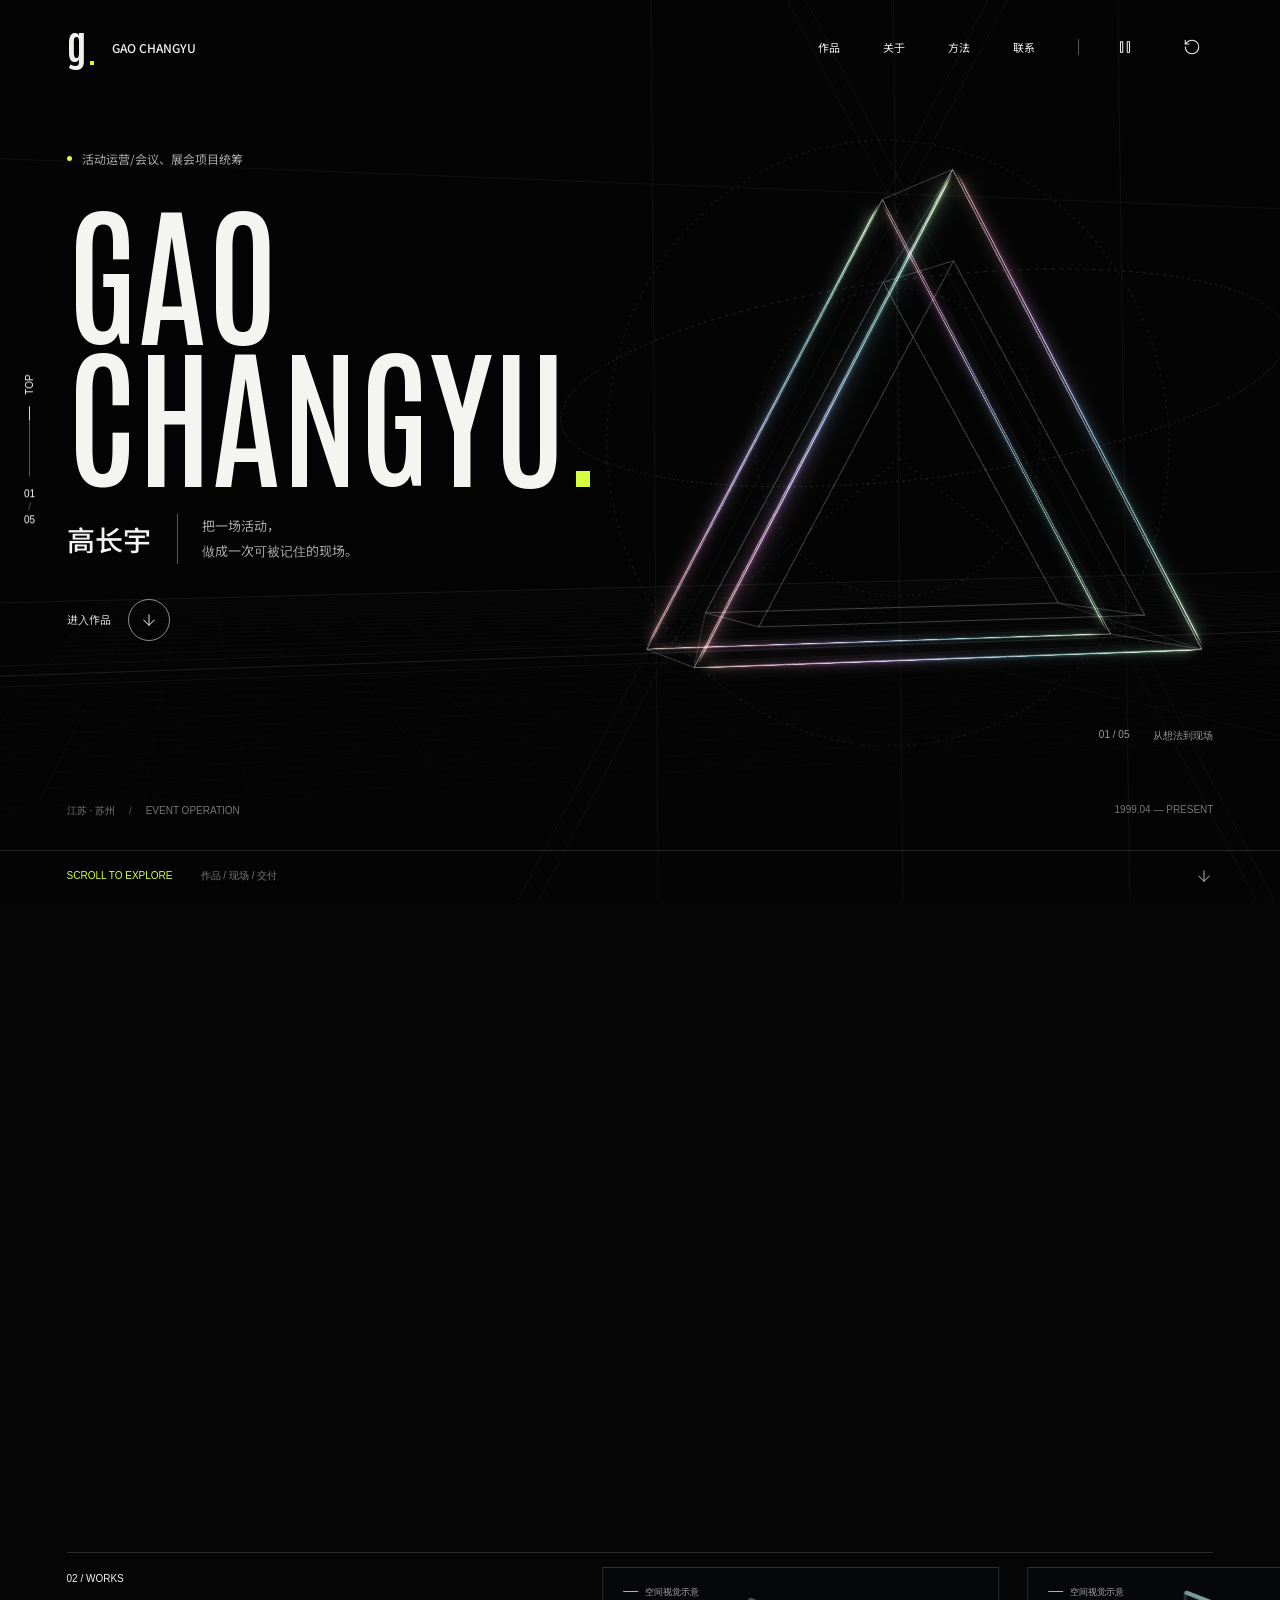
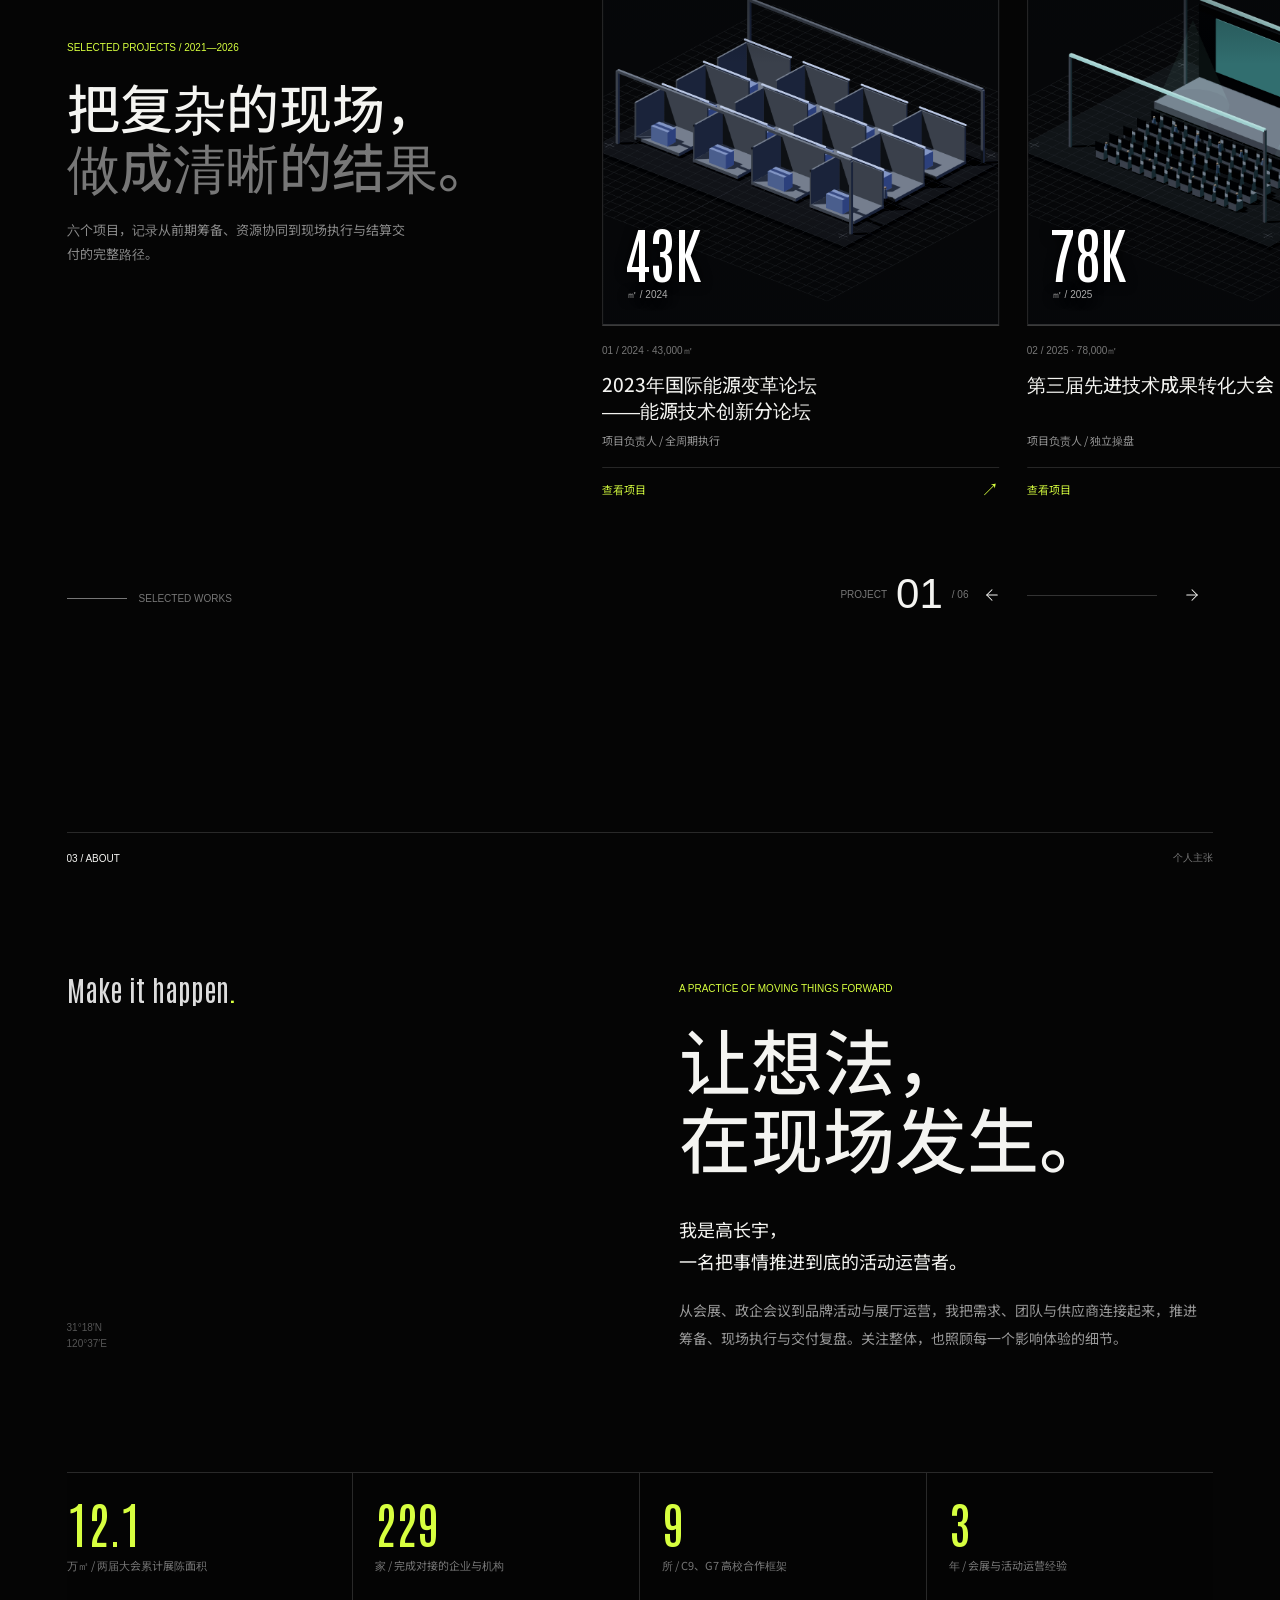
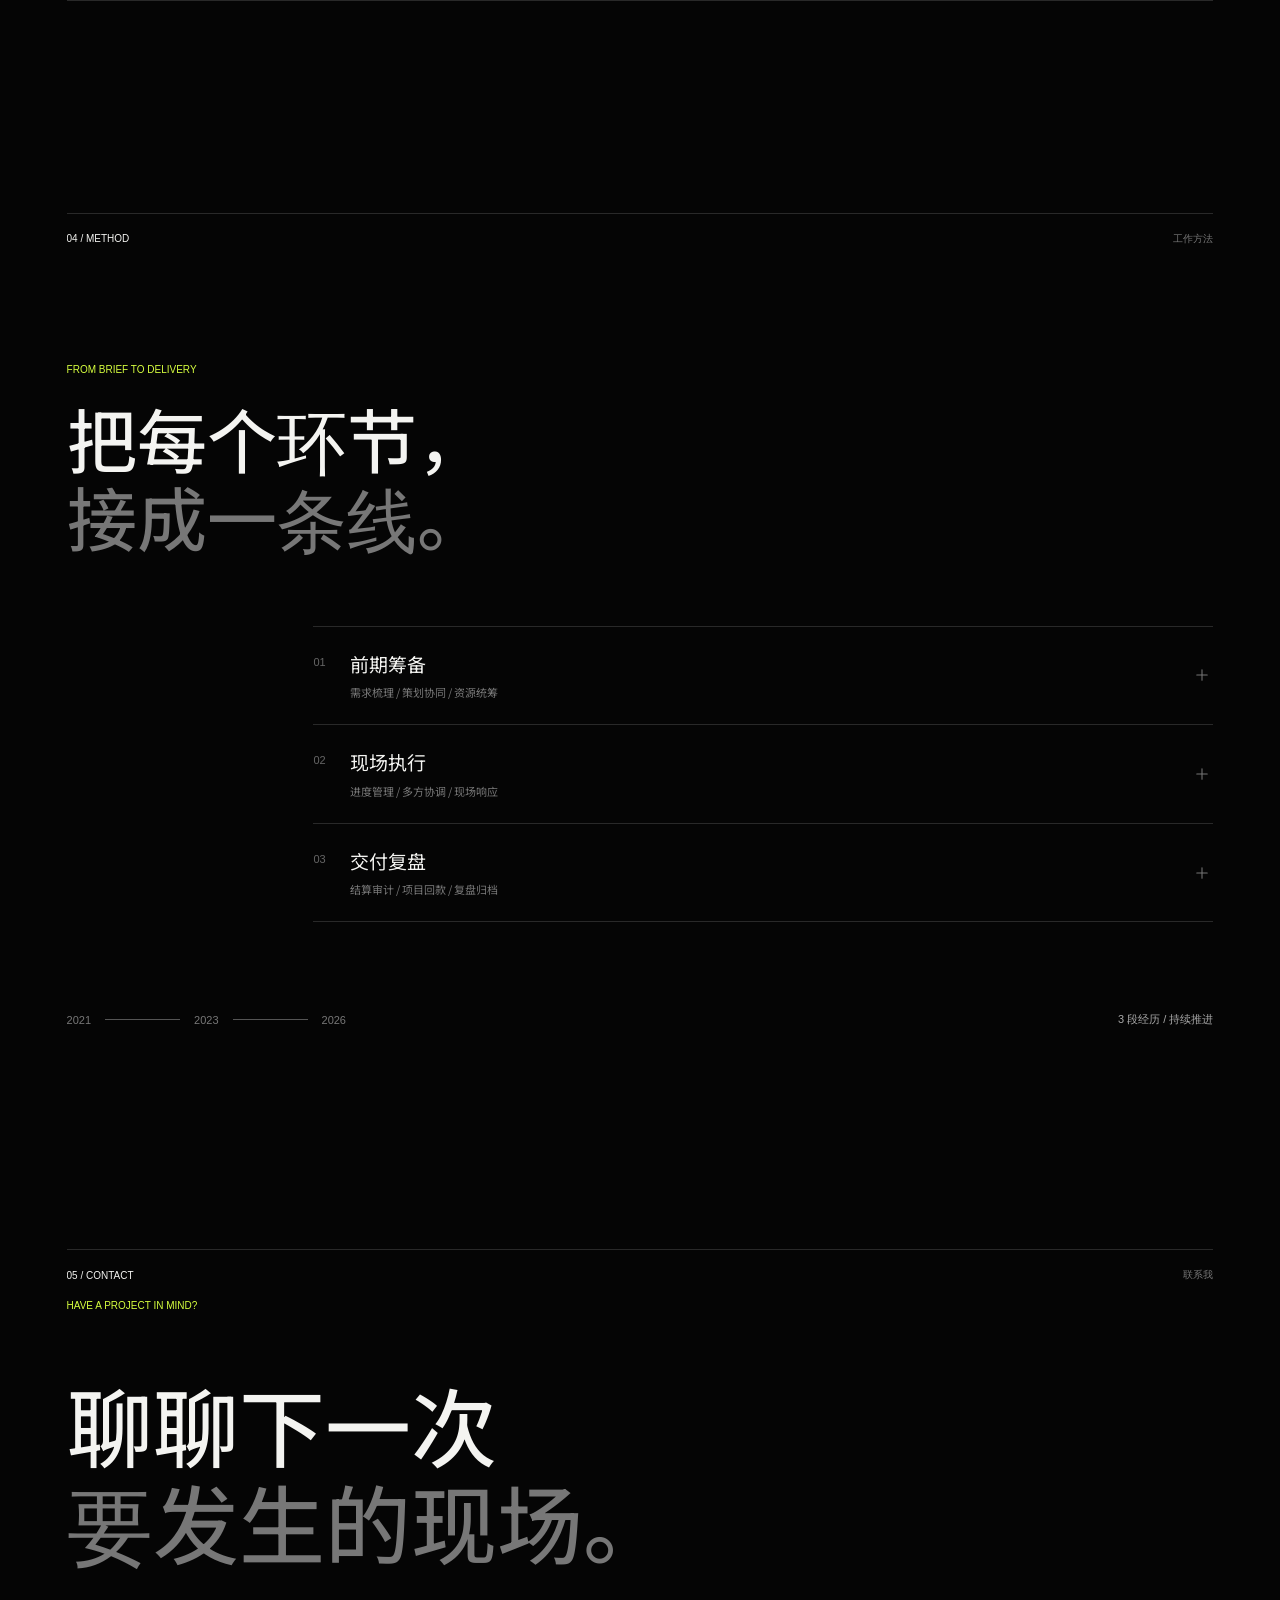
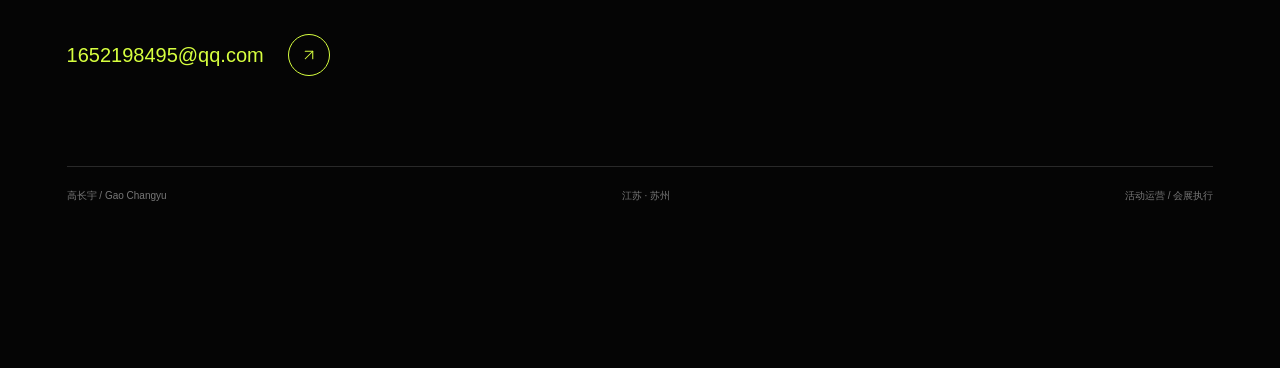
<file: index.html>
<!doctype html>
<html lang="zh-CN">
  <head>
    <meta charset="utf-8" />
    <meta name="viewport" content="width=device-width, initial-scale=1" />
    <meta name="theme-color" content="#050505" />
    <meta name="description" content="高长宇的个人履历与项目作品。活动运营、会展执行与现场管理。" />
    <title>高长宇 Gao Changyu | Event Operation</title>
    <link rel="icon" href="./assets/favicon.svg" type="image/svg+xml" />
    <link rel="preload" href="./assets/fonts/Antonio-Variable.woff2" as="font" type="font/woff2" crossorigin />
    <link rel="preload" href="./assets/fonts/NotoSansSC-Subset.woff2" as="font" type="font/woff2" crossorigin />
    <link rel="stylesheet" href="./style.css" />
    <script>document.documentElement.classList.add('js');</script>
    <script type="importmap">{ "imports": { "three": "./assets/vendor/three.module.js" } }</script>
    <script src="./app.js" defer></script>
    <script type="module" src="./scene.js"></script>
    <noscript><style>.opening{display:none!important}.js .entrance,.js [data-reveal]{opacity:1!important;transform:none!important}.hero,.works-section{height:auto!important;min-height:0!important}.hero-stage,.works-sticky{position:relative!important;height:auto!important}.works-intro{position:relative!important;left:auto!important;top:auto!important;width:100%!important;margin:50px 0}.works-viewport{position:relative!important;inset:auto!important;transform:none!important;overflow:visible!important;margin-top:40px}.works-track{position:relative!important;left:auto!important;top:auto!important;transform:none!important;display:block!important}.works-track-group{display:flex!important;flex-direction:column!important;gap:40px!important;padding:0!important}.work-item{width:100%!important}.works-hint,.works-controls,.section-rail{display:none!important}</style></noscript>
  </head>
  <body>
    <a class="skip-link" href="#about">跳到个人介绍</a>

    <div class="scene" aria-hidden="true">
      <div class="scene-fallback"><svg viewBox="0 0 480 510" focusable="false"><defs><linearGradient id="fallback-spectrum" x1="0" y1="1" x2="1" y2="0"><stop offset="0" stop-color="#f0d197"/><stop offset=".48" stop-color="#8de9ed"/><stop offset="1" stop-color="#b7a7ff"/></linearGradient></defs><g class="fallback-depth"><path d="M240 48 430 416H50ZM240 157 180 364H300Z"/><path d="M240 48v109M50 416l130-52M430 416l-130-52"/></g><circle class="fallback-orbit" cx="240" cy="250" r="174"/><circle class="fallback-orbit fallback-orbit-inner" cx="240" cy="250" r="116"/><path class="fallback-halo" d="M240 35 450 443H30ZM240 185 148 374H332Z"/><path class="fallback-front" d="M240 35 450 443H30ZM240 185 148 374H332Z"/><circle class="fallback-node" cx="240" cy="35" r="5"/><circle class="fallback-node" cx="450" cy="443" r="5"/><circle class="fallback-node" cx="30" cy="443" r="5"/></svg></div>
      <canvas id="sculpture"></canvas>
    </div>

    <div class="opening" id="opening" role="dialog" aria-modal="true" aria-label="高长宇的姓名开场">
      <div class="opening-top"><span>高长宇 / PERSONAL INDEX</span><button id="skip-opening" class="text-button">跳过<span data-icon="arrow-up-right" aria-hidden="true"></span></button></div>
      <div class="opening-center">
        <p class="opening-caption">EVENT OPERATION / ONSITE MANAGEMENT</p>
        <div class="opening-name" aria-label="高长宇"><span aria-hidden="true">高</span><span aria-hidden="true">长</span><span aria-hidden="true">宇</span></div>
        <p class="opening-english" aria-hidden="true">GAO CHANGYU</p>
      </div>
      <div class="opening-bottom"><span>苏州 / 2026</span><div class="opening-track" aria-hidden="true"><span></span></div><span>SCROLL TO EXPLORE</span></div>
    </div>

    <header class="site-header" id="site-header">
      <a class="wordmark" href="#home" aria-label="高长宇，返回首页"><span class="wordmark-symbol" aria-hidden="true">g<span>.</span></span><span>GAO CHANGYU</span></a>
      <nav class="site-nav" aria-label="主导航">
        <a href="#works">作品<span class="nav-index">01</span></a>
        <a class="nav-about" href="#about">关于<span class="nav-index">02</span></a>
        <a href="#method">方法<span class="nav-index">03</span></a>
        <a class="nav-contact" href="#contact">联系<span class="nav-index">04</span></a>
        <span class="nav-separator" aria-hidden="true"></span>
        <button class="icon-button" id="toggle-motion" aria-label="暂停场景动画" aria-pressed="false" data-tooltip="暂停动画"><span data-icon="pause" aria-hidden="true"></span></button>
        <button class="icon-button" id="replay-opening" aria-label="重播开场" data-tooltip="重播开场"><span data-icon="rotate-ccw" aria-hidden="true"></span></button>
      </nav>
    </header>

    <aside class="section-rail" aria-label="章节进度">
      <span class="rail-label" data-section-label>TOP</span>
      <span class="rail-line"><span></span></span>
      <span class="rail-count"><b>01</b><i>/</i><b>05</b></span>
    </aside>

    <main id="main-content">
      <section class="hero" id="home" aria-labelledby="hero-title" data-section="TOP">
        <div class="hero-stage">
          <div class="hero-grid-mark" aria-hidden="true"><span></span><span></span><span></span><span></span></div>
          <div class="hero-copy">
            <p class="hero-topline entrance entrance-1"><span class="accent-dot" aria-hidden="true"></span>活动运营/会议、展会项目统筹</p>
            <h1 class="hero-name" id="hero-title" aria-label="高长宇 Gao Changyu"><span class="title-mask"><span class="entrance entrance-2">GAO</span></span><span class="title-mask"><span class="entrance entrance-3">CHANGYU<span class="name-period">.</span></span></span></h1>
            <div class="hero-identity entrance entrance-4"><span class="chinese-name">高长宇</span><p>把一场活动，<br />做成一次可被记住的现场。</p></div>
            <a class="hero-link entrance entrance-5" href="#works"><span>进入作品</span><span class="circle-arrow" data-icon="arrow-down" aria-hidden="true"></span></a>
          </div>
          <div class="hero-side-note entrance entrance-5"><span>01 / 05</span><span>从想法到现场</span></div>
          <div class="hero-meta entrance entrance-5"><span>江苏 · 苏州<span class="meta-divider" aria-hidden="true">/</span>EVENT OPERATION</span><span class="hero-edition">1999.04 — PRESENT</span></div>
          <a class="chapter-teaser" href="#works"><span>SCROLL TO EXPLORE</span><span>作品 / 现场 / 交付</span><span data-icon="arrow-down" aria-hidden="true"></span></a>
        </div>
      </section>

      <section class="works-section" id="works" aria-labelledby="works-title" data-section="WORKS">
        <div class="works-sticky">
          <div class="section-heading" data-reveal><span>02 / WORKS</span><span>项目作品</span></div>
          <div class="works-intro" data-reveal>
            <p class="section-kicker">SELECTED PROJECTS / 2021—2026</p>
            <h2 id="works-title">把复杂的现场，<br /><em>做成清晰的结果。</em></h2>
            <p class="section-note">六个项目，记录从前期筹备、资源协同到现场执行与结算交付的完整路径。</p>
          </div>
          <div class="works-status" data-reveal><span>PROJECT</span><b id="works-index">01</b><i>/ 06</i></div>
          <div class="works-viewport" id="works-viewport" role="region" aria-label="项目作品">
            <div class="works-track" id="works-track">
              <div class="works-track-group" data-track-group="original">
            <article class="work-item" data-work-index="01" data-reveal>
              <div class="work-visual visual-blue"><img src="./assets/projects/project-01.png" alt="展览展位空间视觉示意" width="1200" height="1000" loading="lazy" /><span class="visual-label">空间视觉示意</span><strong>43K</strong><small>㎡ / 2024</small></div>
              <div class="work-info"><p>01 / 2024 · 43,000㎡</p><h3>2023年国际能源变革论坛——能源技术创新分论坛</h3><span>项目负责人 / 全周期执行</span><details class="work-detail"><summary>查看项目</summary><p>统筹开幕式、成果对接、路演发布、展览展示与交流研讨，完成材料收集、合同签署、搭建、执行、回款、结算与审计。</p></details></div>
            </article>
            <article class="work-item" data-work-index="02" data-reveal>
              <div class="work-visual visual-cyan"><img src="./assets/projects/project-02.png" alt="大会舞台与会场视觉示意" width="1200" height="1000" loading="lazy" /><span class="visual-label">空间视觉示意</span><strong>78K</strong><small>㎡ / 2025</small></div>
              <div class="work-info"><p>02 / 2025 · 78,000㎡</p><h3>第三届先进技术成果转化大会</h3><span>项目负责人 / 独立操盘</span><details class="work-detail"><summary>查看项目</summary><p>围绕会、赛、需、研、演五大板块，完成军工集团、专精特新企业集群和高技术装备集群的对接、执行、回款与收尾。</p></details></div>
            </article>
            <article class="work-item" data-work-index="03" data-reveal>
              <div class="work-visual visual-violet"><img src="./assets/projects/project-03.png" alt="展厅空间视觉示意" width="1200" height="1000" loading="lazy" /><span class="visual-label">空间视觉示意</span><strong>0→1</strong><small>展厅 / 2023</small></div>
              <div class="work-info"><p>03 / 2023 · 0→1</p><h3>苏州市双创中心展厅筹建</h3><span>展厅负责人 / 空间运维</span><details class="work-detail"><summary>查看项目</summary><p>负责展厅从零到一的筹备落地、内容迭代、设备维护、日常接待讲解和客户参访体验优化。</p></details></div>
            </article>
            <article class="work-item" data-work-index="04" data-reveal>
              <div class="work-visual visual-lime"><img src="./assets/projects/project-04.png" alt="圆桌交流活动视觉示意" width="1200" height="1000" loading="lazy" /><span class="visual-label">空间视觉示意</span><strong>CSV</strong><small>交流 / 训练营</small></div>
              <div class="work-info"><p>04 / 2023 · 系列项目</p><h3>医疗大健康投融资交流会 & CSV 训练营</h3><span>策划执行 / 产业孵化</span><details class="work-detail"><summary>查看项目</summary><p>策划执行投融资交流会、CSV 高阶训练营、孵化器政策解读等活动，并联动大院大所与专家推进项目开发。</p></details></div>
            </article>
            <article class="work-item" data-work-index="05" data-reveal>
              <div class="work-visual visual-red"><img src="./assets/projects/project-05.png" alt="论坛会场视觉示意" width="1200" height="1000" loading="lazy" /><span class="visual-label">空间视觉示意</span><strong>CCF</strong><small>论坛 / 2023</small></div>
              <div class="work-info"><p>05 / 2023 · 论坛</p><h3>CCF YOCSEF 青年计算机论坛</h3><span>活动执行 / 专家与资源对接</span><details class="work-detail"><summary>查看项目</summary><p>完成论坛的嘉宾、议程、场地、供应商、物料与现场执行协调，保证多方协作下的活动体验。</p></details></div>
            </article>
            <article class="work-item" data-work-index="06" data-reveal>
              <div class="work-visual visual-orange"><img src="./assets/projects/project-06.png" alt="节庆活动装置视觉示意" width="1200" height="1000" loading="lazy" /><span class="visual-label">空间视觉示意</span><strong>SEASON</strong><small>2021—23</small></div>
              <div class="work-info"><p>06 / 2021—2023 · 节庆</p><h3>知行太极 · 剧场节庆活动季</h3><span>品牌活动运营 / 节点营销</span><details class="work-detail"><summary>查看项目</summary><p>围绕端午、万圣、春节等节点，结合展演与文创产品属性完成场馆活动、线上线下品牌宣传和资源库维护。</p></details></div>
            </article>
              </div>
            </div>
          </div>
          <div class="works-hint" aria-hidden="true"><span class="hint-line"></span><span>SELECTED WORKS</span></div>
          <div class="works-controls"><button class="icon-button" id="previous-work" aria-label="上一个项目" data-tooltip="上一个项目"><span data-icon="arrow-left" aria-hidden="true"></span></button><span class="work-progress"><span></span></span><button class="icon-button" id="next-work" aria-label="下一个项目" data-tooltip="下一个项目"><span data-icon="arrow-right" aria-hidden="true"></span></button></div>
        </div>
      </section>

      <section class="about" id="about" aria-labelledby="about-title" data-section="ABOUT">
        <div class="section-heading" data-reveal><span>03 / ABOUT</span><span>个人主张</span></div>
        <div class="about-grid">
          <div class="about-art-space" data-reveal aria-hidden="true"><p class="art-caption">Make it happen<span>.</span></p><span class="about-coordinate">31°18′N<br />120°37′E</span></div>
          <div class="about-content">
            <p class="section-kicker">A PRACTICE OF MOVING THINGS FORWARD</p>
            <h2 id="about-title" data-reveal>让想法，<br />在现场发生。</h2>
            <div class="about-introduction" data-reveal><p class="about-lede">我是高长宇，<br />一名把事情推进到底的活动运营者。</p><p class="about-text">从会展、政企会议到品牌活动与展厅运营，我把需求、团队与供应商连接起来，推进筹备、现场执行与交付复盘。关注整体，也照顾每一个影响体验的细节。</p></div>
          </div>
        </div>
        <div class="metrics" data-reveal><div><strong>12.1</strong><span>万㎡ / 两届大会累计展陈面积</span></div><div><strong>229</strong><span>家 / 完成对接的企业与机构</span></div><div><strong>9</strong><span>所 / C9、G7 高校合作框架</span></div><div><strong>3</strong><span>年 / 会展与活动运营经验</span></div></div>
      </section>

      <section class="method" id="method" aria-labelledby="method-title" data-section="METHOD">
        <div class="section-heading" data-reveal><span>04 / METHOD</span><span>工作方法</span></div>
        <div class="method-intro"><p class="section-kicker">FROM BRIEF TO DELIVERY</p><h2 id="method-title" data-reveal>把每个环节，<br /><em>接成一条线。</em></h2></div>
        <div class="capabilities">
          <details class="capability" data-reveal><summary><span class="capability-number">01</span><span class="capability-label"><span class="capability-title">前期筹备</span><span class="capability-subtitle">需求梳理 / 策划协同 / 资源统筹</span></span><span class="capability-mark" data-icon="plus" aria-hidden="true"></span></summary><p class="capability-detail">从客户目标出发，梳理需求、方向、预算与排期，把创意、空间、人员和供应商放进同一张执行地图。</p></details>
          <details class="capability" data-reveal><summary><span class="capability-number">02</span><span class="capability-label"><span class="capability-title">现场执行</span><span class="capability-subtitle">进度管理 / 多方协调 / 现场响应</span></span><span class="capability-mark" data-icon="plus" aria-hidden="true"></span></summary><p class="capability-detail">跟进搭建、物料与人员分工，协调现场执行进度，在突发状况出现时迅速判断并给出可落地的处理方案。</p></details>
          <details class="capability" data-reveal><summary><span class="capability-number">03</span><span class="capability-label"><span class="capability-title">交付复盘</span><span class="capability-subtitle">结算审计 / 项目回款 / 复盘归档</span></span><span class="capability-mark" data-icon="plus" aria-hidden="true"></span></summary><p class="capability-detail">归集项目文件，跟进回款与财务结算，对接审计，完成项目复盘与结案报告，让一次交付沉淀成下一次的 SOP。</p></details>
        </div>
        <div class="experience-line"><span>2021</span><i></i><span>2023</span><i></i><span>2026</span><b>3 段经历 / 持续推进</b></div>
      </section>

      <section class="contact" id="contact" aria-labelledby="contact-title" data-section="CONTACT">
        <div class="contact-inner"><div class="section-heading" data-reveal><span>05 / CONTACT</span><span>联系我</span></div><p class="section-kicker" data-reveal>HAVE A PROJECT IN MIND?</p><h2 id="contact-title" data-reveal>聊聊下一次<br /><em>要发生的现场。</em></h2><a class="contact-email" data-reveal href="mailto:1652198495@qq.com"><span>1652198495@qq.com</span><span class="circle-arrow" data-icon="arrow-up-right" aria-hidden="true"></span></a><div class="contact-meta" data-reveal><span>高长宇 / Gao Changyu</span><span>江苏 · 苏州</span><span>活动运营 / 会展执行</span></div></div>
      </section>
    </main>
    <dialog class="project-dialog" id="project-dialog" aria-labelledby="project-title">
      <div class="project-topbar"><span id="project-position">01 / 06</span><span>PROJECT / 高长宇</span><button class="icon-button" id="close-project" aria-label="关闭项目详情" data-tooltip="关闭"><span data-icon="x" aria-hidden="true"></span></button></div>
      <div class="project-layout"><div id="project-art" aria-hidden="true"></div><div class="project-copy"><p id="project-meta"></p><h2 id="project-title"></h2><p class="project-role" id="project-role"></p><div class="project-divider"></div><p class="project-description" id="project-description"></p></div></div>
      <div class="project-footer"><button id="project-previous" class="project-step"><span data-icon="arrow-left" aria-hidden="true"></span><span>上一个项目</span></button><button id="project-next" class="project-step"><span>下一个项目</span><span data-icon="arrow-right" aria-hidden="true"></span></button></div>
    </dialog>
    <div class="page-progress" aria-hidden="true"><span id="page-progress"></span></div>
    <p class="visually-hidden" id="animation-status" aria-live="polite"></p>
  </body>
</html>
</file>
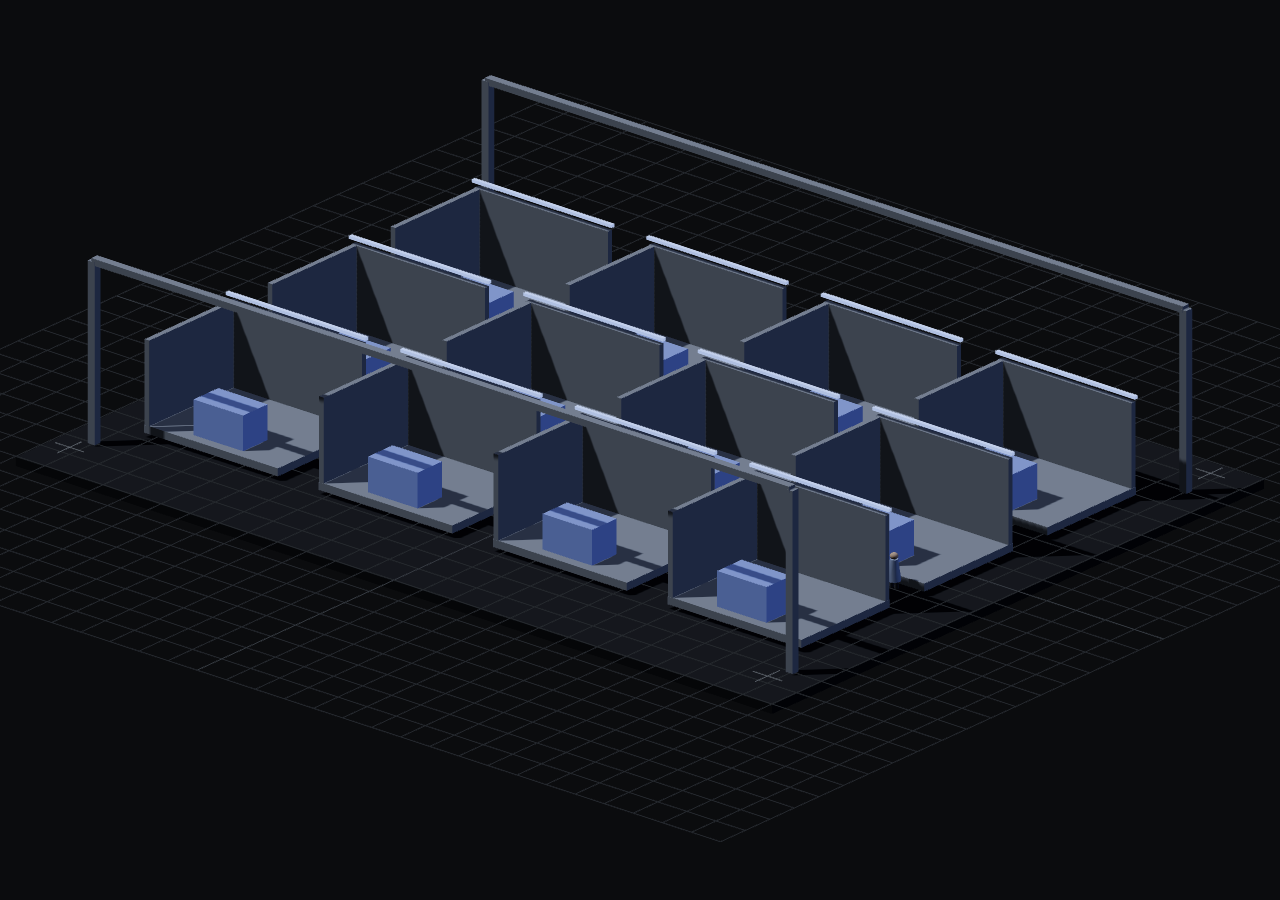
<file: preview/project-art.html>
<!doctype html>
<html><head><meta charset="utf-8"><title>Project visual studies</title><style>html,body{margin:0;background:#0b0c0e;overflow:hidden}canvas{display:block;width:100vw;height:100vh}</style><script type="importmap">{"imports":{"three":"../assets/vendor/three.module.js"}}</script></head>
<body><script type="module">
import * as THREE from 'three';
const renderer = new THREE.WebGLRenderer({antialias:true});
renderer.setPixelRatio(1);renderer.setSize(innerWidth,innerHeight);
renderer.outputColorSpace = THREE.SRGBColorSpace;
renderer.toneMapping = THREE.ACESFilmicToneMapping;
renderer.toneMappingExposure = 1.05;
renderer.shadowMap.enabled = true;
renderer.shadowMap.type = THREE.PCFSoftShadowMap;
document.body.append(renderer.domElement);
window.renderStudy = index => {
  const scene = new THREE.Scene();scene.background = new THREE.Color(0x0b0c0e);
  const camera = new THREE.OrthographicCamera(-8.4,8.4,7,-7,.1,100);
  camera.position.set(11,9,13);camera.lookAt(0,.2,0);
  scene.add(new THREE.HemisphereLight(0xd5d8e0,0x11151a,.95));
  const key = new THREE.DirectionalLight(0xe6e8ec,3);key.position.set(-5,12,5);key.castShadow = true;
  key.shadow.mapSize.set(2048,2048);key.shadow.camera.left = -12;key.shadow.camera.right = 12;key.shadow.camera.top = 12;key.shadow.camera.bottom = -12;key.shadow.normalBias = .03;scene.add(key);
  const palette = [0x8096d2,0x62aaa8,0x9983c3,0x899f62,0xc17179,0xbe925c];
  const accent = palette[index];
  const white = new THREE.MeshStandardMaterial({color:0x858d98,roughness:.38,metalness:.34});
  const dark = new THREE.MeshStandardMaterial({color:0x171a1f,roughness:.78,metalness:.1});
  const tint = new THREE.MeshStandardMaterial({color:accent,roughness:.34,metalness:.28,emissive:accent,emissiveIntensity:.075});
  const light = new THREE.MeshStandardMaterial({color:accent,emissive:accent,emissiveIntensity:1.1,roughness:.28,metalness:.16});
  const edgeLight = new THREE.DirectionalLight(accent,1.3);edgeLight.position.set(7,4,-5);scene.add(edgeLight);
  function box(w,h,d,x,y,z,material=white){const mesh=new THREE.Mesh(new THREE.BoxGeometry(w,h,d),material);mesh.position.set(x,y,z);mesh.castShadow=true;mesh.receiveShadow=true;scene.add(mesh);return mesh;}
  function person(x,z,scale=.82,turn=0,tone=0xaab1bb){
    const group=new THREE.Group();group.position.set(x,.045,z);group.rotation.y=turn;group.scale.setScalar(scale);
    const coat=new THREE.MeshStandardMaterial({color:tone,roughness:.66,metalness:.08});
    const body=new THREE.Mesh(new THREE.CylinderGeometry(.075,.13,.48,7),coat);body.position.y=.34;body.castShadow=true;group.add(body);
    const head=new THREE.Mesh(new THREE.SphereGeometry(.075,10,8),new THREE.MeshStandardMaterial({color:0x9a8778,roughness:.8}));head.position.y=.65;head.castShadow=true;group.add(head);
    const legMaterial=new THREE.MeshStandardMaterial({color:0x30343b,roughness:.75});
    for(const offset of[-.055,.055]){const leg=new THREE.Mesh(new THREE.CylinderGeometry(.035,.04,.27,6),legMaterial);leg.position.set(offset,.07,0);leg.castShadow=true;group.add(leg);}
    scene.add(group);
  }
  function lightBeam(x,z,opacity=.045){
    const beam=new THREE.Mesh(new THREE.ConeGeometry(1.55,4.1,24,1,true),new THREE.MeshBasicMaterial({color:accent,transparent:true,opacity,side:THREE.DoubleSide,depthWrite:false,blending:THREE.AdditiveBlending}));
    beam.position.set(x,2.03,z);scene.add(beam);
  }
  function rail(points,color=accent){const geo=new THREE.BufferGeometry().setFromPoints(points.map(p=>new THREE.Vector3(...p)));scene.add(new THREE.Line(geo,new THREE.LineBasicMaterial({color,transparent:true,opacity:.6})));}
  box(13,.16,10,0,-.2,0,dark);
  const grid=new THREE.GridHelper(18,36,0x343940,0x24282d);grid.position.y=-.105;scene.add(grid);
  if(index===0){
    for(let x=-4.5;x<=4.5;x+=3)for(let z=-2.5;z<=2.5;z+=2.5){
      box(2.3,.14,1.8,x,.03,z);box(.08,1.5,1.8,x-1.1,.85,z);box(2.3,1.5,.08,x,.85,z-.85);box(.85,.65,.5,x,.4,z+.5,tint);
      box(2.4,.055,.06,x,1.7,z-.85,light);
    }
    for(const [x,z] of[[-5,1.1],[-2.4,1.15],[.3,1.2],[3,1.15],[5.3,1.1]])person(x,z,.78,0,0x75839e);
    for(const x of[-6,6]){box(.12,3.2,.12,x,1.5,-4);box(.12,3.2,.12,x,1.5,4);}box(12,.12,.12,0,3.1,-4);box(12,.12,.12,0,3.1,4);
  }else if(index===1){
    box(9,.3,3,0,.12,-2.5);box(9,3.2,.15,0,1.9,-3.8,dark);box(7.2,2.35,.04,0,2,-3.7,tint);
    for(let row=0;row<5;row++)for(let col=0;col<12;col++){const x=(col-5.5)*.62,z=row*.85;box(.4,.35,.4,x,.1,z,white);box(.4,.4,.07,x,.46,z+.2,dark);}
    for(let row=0;row<3;row++)for(let col=0;col<7;col++)person((col-3)*1.12,.35+row*1.45,.68,0,0x667d9d);
    lightBeam(-3.1,-1.7,.035);lightBeam(3.1,-1.7,.035);
    for(const x of[-5,5]){box(.1,4.1,.1,x,1.9,-3.5);box(.1,4.1,.1,x,1.9,3.5);}for(const z of[-3.5,3.5])box(10,.12,.12,0,3.95,z,light);
  }else if(index===2){
    for(let i=0;i<5;i++){const x=(i-2)*2.2;box(.18,2.8,5.5,x,1.3,-.2,i%2?tint:white);box(.12,.08,5.3,x+.12,2.65,-.2,light);}
    box(10.5,3.3,.22,0,1.5,-3.8,dark);box(2.5,2.2,.18,-3,1,-3.6,tint);box(2.5,2.2,.18,3,1,-3.6,white);
    for(const x of[-3.2,0,3.2])box(1.1,.8,.7,x,.3,3,tint);
    for(const [x,z] of[[-4,2],[-1.6,2],[1,2],[3.8,2],[0,3.9]])person(x,z,.8,Math.PI/2,0x83769d);
  }else if(index===3){
    box(9,.25,2.5,0,.03,-3.4);box(7.5,2.8,.12,0,1.5,-4.3,tint);
    for(const x of[-3.4,0,3.4])for(const z of[-.6,2.5]){
      const table=new THREE.Mesh(new THREE.CylinderGeometry(.85,.85,.1,48),white);table.position.set(x,.75,z);scene.add(table);box(.13,.8,.13,x,.3,z,dark);
      for(let i=0;i<6;i++){const a=i/6*Math.PI*2;box(.4,.45,.4,x+Math.cos(a)*1.15,.1,z+Math.sin(a)*1.15,tint);}
      for(let i=0;i<3;i++){const a=(i/3*Math.PI*2)+.3;person(x+Math.cos(a)*1.35,z+Math.sin(a)*1.35,.68,a,0x718d86);}
    }
  }else if(index===4){
    box(10,.3,3,0,.08,-3);box(9,3.4,.15,0,1.9,-4,dark);
    for(let i=0;i<9;i++)box(.45,2.8,.12,(i-4)*.85,1.8,-3.85,i%2?white:tint);
    box(.7,1.15,.65,-2,.8,-2,tint);
    for(let row=0;row<5;row++)for(let col=0;col<10;col++){let x=(col-4.5)*.75;box(.46,.4,.46,x,.12,row*.9);box(.46,.45,.08,x,.52,row*.9+.2,tint);}
    rail([[-5,3.7,-3.8],[5,3.7,-3.8],[5,3.7,3.8],[-5,3.7,3.8],[-5,3.7,-3.8]]);
    for(let i=0;i<12;i++)person((i%6-2.5)*1.45,.8+Math.floor(i/6)*2.5,.72,0,0x98767a);
    lightBeam(-2.8,-2.9,.04);lightBeam(2.8,-2.9,.04);
  }else{
    for(let i=0;i<6;i++){const z=(i-2.5)*1.4,h=2.5+Math.sin(i*.7)*.9;for(const x of[-3,3])box(.14,h,.14,x,h/2,z,i%2?white:tint);box(6,.14,.14,0,h,z,light);}
    box(5,.18,7.8,0,.05,0,dark);for(let i=0;i<11;i++)box(4.5,.02,.04,0,.15,(i-5)*.65,tint);
    for(const x of[-5,5])for(const z of[-2,1,3])box(.85,1.2,.85,x,.5,z,white);
    for(const [x,z] of[[-3,-2],[-1,0],[1,2],[3,-1],[0,3]])person(x,z,.83,Math.PI/5,0xa28b69);
    lightBeam(-3,-2,.035);lightBeam(3,2,.035);
  }
  for(const x of[-6,6])for(const z of[-4.5,4.5]){rail([[x-.25,.02,z],[x+.25,.02,z]],0x707780);rail([[x,.02,z-.25],[x,.02,z+.25]],0x707780);}
  renderer.render(scene,camera);
  window.studyReady=index;
};
window.renderStudy(0);
</script></body></html>
</file>
<file: style.css>
@font-face{font-family:"GC Sans";src:url("./assets/fonts/NotoSansSC-Subset.woff2") format("woff2");font-weight:100 900;font-display:swap}
@font-face{font-family:"GC Display";src:url("./assets/fonts/Antonio-Variable.woff2") format("woff2");font-weight:100 700;font-display:swap}
:root{color-scheme:dark;--bg:#050505;--ink:#f4f4f1;--muted:#8c8c8c;--line:#292929;--soft:#111;--accent:#d7ff3f;--violet:#7d71ff;--cyan:#64e2ff;--gutter:max(5.2vw,28px);font-family:"GC Sans","PingFang SC","Microsoft YaHei",sans-serif;font-synthesis:none;color:var(--ink);background:var(--bg);-webkit-font-smoothing:antialiased}
*{box-sizing:border-box;letter-spacing:0}
html{scroll-behavior:smooth;scroll-padding-top:96px;background:var(--bg)}
body{margin:0;background:var(--bg);overflow-x:hidden}
body.intro-active{overflow:hidden}
button,a,summary{-webkit-tap-highlight-color:transparent;touch-action:manipulation}
button,a{color:inherit}button{font:inherit;cursor:pointer;border:0;background:none}a{text-decoration:none}
button:focus-visible,a:focus-visible,summary:focus-visible{outline:1px solid var(--accent);outline-offset:7px}
h1,h2,h3,p{margin:0}h1,h2,h3{text-wrap:balance}
::selection{background:var(--accent);color:#050505}
.visually-hidden{position:absolute;width:1px;height:1px;overflow:hidden;clip-path:inset(50%);white-space:nowrap}
.skip-link{position:fixed;top:12px;left:12px;padding:14px 20px;background:var(--accent);color:#050505;z-index:100;transform:translateY(-150%)}.skip-link:focus{transform:none}
[data-icon]{display:inline-flex;align-items:center;justify-content:center;flex:none}[data-icon] svg{width:18px;height:18px;stroke-width:1.4}
.scene{position:fixed;inset:0;overflow:hidden;z-index:1;pointer-events:none;background:#050505}.scene canvas{display:block;width:100%;height:100%;opacity:0;transition:opacity .8s ease}.webgl-ready .scene canvas{opacity:1}
main{position:relative;z-index:2}
.scene-fallback{position:absolute;width:min(48vw,650px);aspect-ratio:480/510;left:68%;top:48%;transform:translate(-50%,-50%);color:#d8e6ff;opacity:.7}.scene-fallback svg{width:100%;height:100%;display:block;filter:drop-shadow(0 0 20px #536cff44)}.webgl-ready .scene-fallback{display:none}
.site-header{position:fixed;inset:0 0 auto;height:94px;display:flex;align-items:center;justify-content:space-between;padding:env(safe-area-inset-top) var(--gutter) 0;z-index:20;color:var(--ink);mix-blend-mode:difference}
.wordmark{display:flex;align-items:center;gap:14px;font-size:12px;font-weight:500;letter-spacing:.04em}.wordmark-symbol{font:600 43px/1 "GC Display",sans-serif;padding-bottom:8px}.wordmark-symbol>span{color:var(--accent)}
.site-nav{display:flex;align-items:center;gap:25px;font-size:11px}.site-nav>a{display:flex;align-items:center;gap:7px;min-height:44px;transition:color .2s}.site-nav>a:hover{color:var(--accent)}.nav-index{font:10px Arial,sans-serif;color:#777;opacity:0}.site-nav>a:hover .nav-index{opacity:1}.nav-separator{width:1px;height:16px;background:currentColor;opacity:.35}.icon-button{width:42px;height:42px;display:inline-flex;align-items:center;justify-content:center;position:relative}.icon-button:hover{color:var(--accent)}.icon-button::after{content:attr(data-tooltip);position:absolute;top:calc(100% + 5px);right:0;width:max-content;padding:7px 10px;border:1px solid #555;background:#070707;color:#fff;font-size:10px;opacity:0;pointer-events:none;transition:opacity .2s}.icon-button:hover::after,.icon-button:focus-visible::after{opacity:1}
.section-rail{position:fixed;left:var(--gutter);top:50%;z-index:12;display:flex;flex-direction:column;align-items:center;gap:12px;transform:translateY(-50%);mix-blend-mode:difference;color:#fff;font:10px Arial,sans-serif}.rail-label{writing-mode:vertical-rl;transform:rotate(180deg);font-size:10px;letter-spacing:.12em}.rail-line{width:1px;height:70px;background:#ffffff55;position:relative}.rail-line span{position:absolute;top:0;left:0;width:1px;height:0;background:var(--accent);transition:height .25s}.rail-count{display:flex;flex-direction:column;gap:2px;align-items:center;color:#888}.rail-count b{font-weight:400;color:#fff}.rail-count i{font-style:normal;color:#666}
.hero{height:160svh;min-height:1050px;position:relative;background:transparent}.hero-stage{position:sticky;z-index:2;top:0;height:100svh;min-height:680px;padding:150px var(--gutter) 120px}.hero-copy{position:relative;z-index:2;width:58%;max-width:780px;will-change:transform,opacity}.hero-topline{display:flex;align-items:center;gap:10px;font-size:12px;color:#aaa}.accent-dot{display:inline-block;width:5px;height:5px;border-radius:50%;background:var(--accent);flex:none}.hero-name{font:550 154px/.92 "GC Display",sans-serif;margin:29px 0 35px;letter-spacing:.01em}.title-mask{display:block;overflow:hidden;padding-bottom:.11em;margin-bottom:-.11em}.title-mask>span{display:inline-block;white-space:nowrap}.name-period{color:var(--accent)}.hero-identity{display:flex;align-items:center;gap:26px}.chinese-name{font-size:28px;font-weight:500;flex:none}.hero-identity p{font-size:13px;line-height:1.9;color:#aaa;padding-left:24px;border-left:1px solid #ffffff55}.hero-link{display:inline-flex;align-items:center;gap:17px;margin-top:34px;min-height:44px;font-size:11px;color:#d5d5d5}.circle-arrow{border:1px solid #ffffff88;border-radius:50%;width:42px;height:42px;transition:background .25s,color .25s,transform .25s}a:hover .circle-arrow{color:#050505;background:var(--accent);border-color:var(--accent);transform:rotate(-15deg)}.hero-side-note{position:absolute;right:var(--gutter);bottom:157px;display:flex;gap:24px;font:10px Arial,sans-serif;color:#999}.hero-meta{position:absolute;inset:auto var(--gutter) 82px;display:flex;justify-content:space-between;gap:16px;color:#777;font:10px Arial,sans-serif}.meta-divider{margin:0 14px;color:#555}.hero-edition{color:#777}.chapter-teaser{position:absolute;inset:auto 0 0;z-index:3;padding:0 var(--gutter);height:50px;display:flex;align-items:center;gap:28px;border-top:1px solid #ffffff22;color:#a7a7a7;font:10px Arial,sans-serif}.chapter-teaser>span:first-child{color:var(--accent)}.chapter-teaser>span:nth-child(2){color:#777}.chapter-teaser>span:last-child{margin-left:auto}.chapter-teaser[hidden]{display:none}
.hero-grid-mark{position:absolute;right:8%;bottom:22%;width:140px;height:140px;opacity:.6}.hero-grid-mark span{position:absolute;width:22px;height:22px;border:1px solid #ffffff55}.hero-grid-mark span:nth-child(1){left:0;top:0;border-right:0;border-bottom:0}.hero-grid-mark span:nth-child(2){right:0;top:0;border-left:0;border-bottom:0}.hero-grid-mark span:nth-child(3){left:0;bottom:0;border-right:0;border-top:0}.hero-grid-mark span:nth-child(4){right:0;bottom:0;border-left:0;border-top:0}
.works-section{position:relative;height:430vh;background:transparent}.works-sticky{position:sticky;top:0;height:100svh;min-height:680px;overflow:hidden;padding:112px var(--gutter) 90px}.section-heading{display:flex;justify-content:space-between;align-items:center;border-top:1px solid var(--line);padding:18px 0;color:#777;font:10px Arial,sans-serif;letter-spacing:.08em}.section-heading span:first-child{color:var(--ink)}.works-intro{position:absolute;left:var(--gutter);top:25%;z-index:2;width:min(450px,38vw)}.section-kicker{font:10px Arial,sans-serif;color:var(--accent);letter-spacing:.08em}.works-intro h2,.method h2,.contact h2{font-size:53px;line-height:1.12;font-weight:450;margin-top:24px}.works-intro h2 em,.method h2 em,.contact h2 em{font-style:normal;color:#777}.section-note{margin-top:22px;color:#8b8b8b;font-size:13px;line-height:1.9;max-width:340px}.works-status{position:absolute;right:var(--gutter);top:25%;display:flex;align-items:baseline;gap:9px;font:10px Arial,sans-serif;color:#777}.works-status b{font-size:42px;font-weight:400;color:var(--ink)}.works-status i{font-style:normal}.works-track{position:absolute;left:47%;top:50%;display:flex;align-items:flex-start;gap:28px;transform:translate3d(0,-50%,0);will-change:transform}.work-item{width:min(31vw,430px);flex:none}.work-visual{height:min(34vw,430px);min-height:260px;position:relative;overflow:hidden;border:1px solid #ffffff30;background:#0d1117}.visual-grid{position:absolute;inset:0;background-image:linear-gradient(#ffffff18 1px,transparent 1px),linear-gradient(90deg,#ffffff18 1px,transparent 1px);background-size:30px 30px;transform:perspective(500px) rotateX(58deg) scale(1.25);transform-origin:center bottom;opacity:.6}.visual-orbit{position:absolute;width:65%;aspect-ratio:1;left:18%;top:17%;border:1px solid #ffffff66;border-radius:50%;box-shadow:0 0 0 28px #ffffff0d,0 0 0 64px #ffffff08}.visual-orbit::after{content:"";position:absolute;inset:18%;border:1px solid #ffffff55;border-radius:50%;transform:rotate(40deg) skew(-10deg)}.work-visual strong{position:absolute;left:22px;bottom:42px;font:400 clamp(30px,4vw,64px)/1 "GC Display",sans-serif;color:#fff}.work-visual small{position:absolute;left:24px;bottom:22px;font:10px Arial,sans-serif;color:#aaa}.visual-blue{background:radial-gradient(circle at 45% 45%,#223b78,#0b101b 60%)}.visual-cyan{background:radial-gradient(circle at 60% 35%,#124958,#071014 60%)}.visual-violet{background:radial-gradient(circle at 40% 55%,#352b6b,#0b0816 60%)}.visual-lime{background:radial-gradient(circle at 55% 45%,#3a4d19,#0d1007 60%)}.visual-red{background:radial-gradient(circle at 45% 40%,#5e1e2b,#13090c 60%)}.visual-orange{background:radial-gradient(circle at 50% 40%,#574019,#100d07 60%)}.work-info{padding:18px 0 0;border-top:1px solid #ffffff38}.work-info>p{color:#777;font:10px Arial,sans-serif}.work-info h3{margin-top:13px;font-size:20px;line-height:1.35;font-weight:450}.work-info>span{display:block;margin-top:9px;color:#999;font-size:11px}.work-detail{margin-top:18px;border-top:1px solid #ffffff22}.work-detail summary{list-style:none;padding:11px 0;color:var(--accent);font:10px Arial,sans-serif;cursor:pointer}.work-detail summary::-webkit-details-marker{display:none}.work-detail summary::after{content:"+";float:right;font-size:16px;line-height:10px}.work-detail[open] summary::after{content:"−"}.work-detail p{color:#999;font-size:12px;line-height:1.8;padding:0 0 13px}.works-hint{position:absolute;bottom:42px;left:var(--gutter);display:flex;align-items:center;gap:12px;color:#777;font:10px Arial,sans-serif}.hint-line{width:60px;height:1px;background:#777}.works-hint [data-icon]{color:var(--accent)}
.about{position:relative;min-height:100svh;background:#080808;color:var(--ink);padding:92px var(--gutter) 120px}.about::before{content:"";position:absolute;inset:0;background:radial-gradient(circle at 24% 48%,#20204a66,transparent 35%);pointer-events:none}.about-heading,.about-content,.about-art-space,.metrics{position:relative;z-index:2}.about-grid{display:grid;grid-template-columns:minmax(0,1fr) minmax(0,1.05fr);gap:9%;padding:88px 0 100px}.about-art-space{min-height:390px}.art-caption{font:400 28px/1.3 "GC Display",sans-serif;color:#ddd}.art-caption span{color:var(--accent)}.about-coordinate{position:absolute;bottom:20px;left:0;color:#555;font:10px/1.6 Arial,sans-serif}.about-content{max-width:610px}.about h2{font-size:72px;line-height:1.08;font-weight:450;margin-top:26px}.about-introduction{margin-top:37px}.about-lede{font-size:18px;line-height:1.8}.about-text{margin-top:19px;color:#999;font-size:14px;line-height:2;max-width:520px}.metrics{display:grid;grid-template-columns:repeat(4,1fr);border-top:1px solid var(--line);border-bottom:1px solid var(--line)}.metrics>div{padding:24px 22px 25px 0;border-right:1px solid var(--line)}.metrics>div+div{padding-left:22px}.metrics>div:last-child{border-right:0}.metrics strong{display:block;font:400 50px/1 "GC Display",sans-serif;color:var(--accent)}.metrics span{display:block;margin-top:10px;color:#777;font-size:11px;line-height:1.6}
.method{min-height:100svh;padding:92px var(--gutter) 130px;background:#050505}.method-intro{margin:100px 0 70px;max-width:650px}.method h2{font-size:70px}.capabilities{border-top:1px solid var(--line);max-width:900px;margin-left:auto}.capability{border-bottom:1px solid var(--line)}.capability summary{display:flex;align-items:center;gap:24px;padding:24px 0;list-style:none;cursor:pointer}.capability summary::-webkit-details-marker{display:none}.capability-number{font:11px Arial,sans-serif;color:#666;align-self:flex-start;padding-top:5px}.capability-label{display:block;min-width:0}.capability-title{display:block;font-size:19px;line-height:1.4}.capability-subtitle{display:block;font-size:11px;color:#777;margin-top:7px}.capability-mark{margin-left:auto;color:#777;width:22px;height:22px;transition:transform .25s,color .25s}.capability:hover .capability-mark,.capability[open] .capability-mark{color:var(--accent)}.capability[open] .capability-mark{transform:rotate(45deg)}.capability-detail{color:#999;font-size:13px;line-height:1.9;margin:0 45px 24px;max-width:550px}.experience-line{display:flex;align-items:center;gap:14px;margin:90px 0 0;color:#777;font:11px Arial,sans-serif}.experience-line i{display:block;width:75px;height:1px;background:#555}.experience-line b{margin-left:auto;color:#aaa;font-weight:400}
.contact{min-height:90svh;padding:92px var(--gutter) 45px;background:#0a0a0a}.contact-inner{max-width:900px;margin:0 auto}.contact h2{font-size:86px;margin-top:65px}.contact-email{display:inline-flex;align-items:center;gap:24px;margin-top:65px;color:var(--accent);font:20px Arial,sans-serif}.contact-email .circle-arrow{border-color:var(--accent)}.contact-meta{display:flex;justify-content:space-between;gap:20px;border-top:1px solid var(--line);margin-top:100px;padding-top:22px;color:#777;font:10px Arial,sans-serif}.page-progress{position:fixed;left:0;right:0;top:0;z-index:30;height:2px;pointer-events:none}.page-progress span{display:block;height:100%;width:100%;background:var(--accent);transform:scaleX(0);transform-origin:left}
.opening{position:fixed;inset:0;z-index:50;display:flex;flex-direction:column;justify-content:space-between;background:#050505;color:var(--ink);padding:max(32px,env(safe-area-inset-top)) var(--gutter) max(32px,env(safe-area-inset-bottom));transition:transform 1s cubic-bezier(.76,0,.24,1)}.opening[hidden]{display:none}.opening-top,.opening-bottom{display:flex;align-items:center;justify-content:space-between;gap:24px;font:10px Arial,sans-serif;color:#777}.opening-top>span{color:#eee}.text-button{display:inline-flex;align-items:center;gap:14px;padding:10px 0 10px 12px;font-size:11px;min-height:44px;color:#aaa}.text-button:hover{color:var(--accent)}.opening-center{text-align:center;perspective:1000px;padding:20px 0}.opening-caption{font:10px Arial,sans-serif;color:#777;opacity:0}.opening-name{display:flex;justify-content:center;font-size:196px;line-height:1.6;font-weight:500}.opening-name span{opacity:0;display:inline-block;transform-origin:center bottom;transform:translate3d(0,60%,0) rotateX(-65deg)}.opening-english{font:400 18px/1.5 "GC Display",sans-serif;color:#888;opacity:0}.opening-track{width:130px;height:1px;background:#292929;overflow:hidden}.opening-track>span{display:block;height:100%;width:100%;background:var(--accent);transform:translateX(-100%)}.opening.is-playing .opening-name span{animation:name-pop 1s cubic-bezier(.16,1,.3,1) forwards}.opening.is-playing .opening-name span:nth-child(1){animation-delay:.1s}.opening.is-playing .opening-name span:nth-child(2){animation-delay:.24s}.opening.is-playing .opening-name span:nth-child(3){animation-delay:.38s}.opening.is-playing .opening-caption{animation:enter .8s .1s both}.opening.is-playing .opening-english{animation:enter 1s .65s both}.opening.is-playing .opening-track>span{animation:opening-progress 2.05s ease-in-out forwards}.opening.is-leaving{transform:translate3d(0,-102%,0);pointer-events:none}.opening.is-leaving .opening-center{transform:translateY(-60px);transition:transform 1s cubic-bezier(.76,0,.24,1)}
.js .entrance{opacity:0;transform:translate3d(0,24px,0)}.js .title-mask .entrance{transform:translate3d(0,110%,0)}.is-revealed .entrance{animation:enter 1.1s cubic-bezier(.16,1,.3,1) forwards}.is-revealed .entrance-1{animation-delay:.25s}.is-revealed .entrance-2{animation-delay:.25s}.is-revealed .entrance-3{animation-delay:.38s}.is-revealed .entrance-4{animation-delay:.55s}.is-revealed .entrance-5{animation-delay:.7s}.js [data-reveal]{opacity:0;transform:translateY(20px);transition:opacity .8s,transform .8s cubic-bezier(.16,1,.3,1)}.js [data-reveal].is-visible{opacity:1;transform:none}
@keyframes enter{to{opacity:1;transform:translate3d(0,0,0)}}@keyframes name-pop{from{opacity:0;transform:translate3d(0,60%,0) rotateX(-65deg)}to{opacity:1;transform:translate3d(0,0,0) rotateX(0)}}@keyframes opening-progress{to{transform:translateX(0)}}
@media (min-width:1600px){.hero-name{font-size:190px}.hero-stage{padding-top:180px}.works-intro h2{font-size:62px}.about h2{font-size:86px}}
@media (max-height:800px) and (min-width:1001px){.hero-stage{padding-top:120px}.hero-name{font-size:132px;margin-top:20px;margin-bottom:24px}.works-intro{top:20%}.works-intro h2{font-size:45px}.work-visual{height:270px}.about-grid{padding-top:55px;padding-bottom:55px}}
@media (max-width:760px){:root{--gutter:20px}.site-header{height:76px}.wordmark{gap:10px;font-size:10px}.wordmark-symbol{font-size:36px}.site-nav{gap:8px;font-size:10px}.site-nav>a:nth-child(1),.site-nav>a:nth-child(3),.nav-about,.nav-separator{display:none}.nav-contact{display:flex!important}.nav-index{display:none}.section-rail{left:10px}.hero{height:150svh;min-height:940px}.hero-stage{min-height:700px;padding:112px var(--gutter) 100px}.hero-copy{width:100%}.hero-name{font-size:92px;margin:22px 0 27px}.hero-identity{gap:17px}.chinese-name{font-size:25px}.hero-identity p{font-size:11px;padding-left:16px}.hero-link{margin-top:24px}.hero-side-note{display:none}.hero-meta{bottom:68px;font-size:9px}.hero-edition{display:none}.chapter-teaser{height:45px;font-size:9px;gap:14px}.hero-grid-mark{width:95px;height:95px;right:8%;bottom:22%}.works-section{height:390vh}.works-sticky{padding:94px var(--gutter) 80px;min-height:700px}.works-intro{left:var(--gutter);top:19%;width:76vw}.works-intro h2{font-size:39px;margin-top:17px}.section-note{font-size:11px;line-height:1.8;margin-top:15px}.works-status{top:19%;right:var(--gutter)}.works-status b{font-size:30px}.works-track{left:var(--gutter);top:63%;gap:16px}.work-item{width:77vw}.work-visual{height:46vw;min-height:230px}.work-info h3{font-size:17px}.works-hint{bottom:28px;font-size:9px}.about{padding:78px var(--gutter) 85px}.about-grid{display:flex;flex-direction:column;padding:58px 0 50px;gap:35px}.about-art-space{min-height:130px}.art-caption{font-size:23px}.about-coordinate{right:0;left:auto;bottom:0}.about h2{font-size:49px;margin-top:18px}.about-lede{font-size:16px}.about-text{font-size:13px;line-height:1.95}.metrics{grid-template-columns:repeat(2,1fr)}.metrics>div{padding:20px 13px 20px 0;border-bottom:1px solid var(--line)}.metrics>div:nth-child(2){padding-left:13px;border-right:0}.metrics>div:nth-child(3){border-bottom:0}.metrics>div:nth-child(4){padding-left:13px;border-right:0;border-bottom:0}.metrics strong{font-size:42px}.metrics span{font-size:10px}.method{padding:78px var(--gutter) 90px}.method-intro{margin:60px 0 46px}.method h2{font-size:49px}.capability summary{padding:21px 0;gap:16px}.capability-title{font-size:16px}.capability-subtitle{font-size:10px}.capability-detail{margin:0 30px 21px;font-size:12px}.experience-line{margin-top:62px;gap:8px;font-size:9px}.experience-line i{width:28px}.experience-line b{font-size:9px}.contact{min-height:80svh;padding:78px var(--gutter) 30px}.contact h2{font-size:54px;margin-top:54px}.contact-email{font-size:14px;margin-top:47px;gap:12px}.contact-email .circle-arrow{width:38px;height:38px}.contact-meta{margin-top:70px;display:grid;grid-template-columns:1fr 1fr;gap:13px;font-size:9px}.contact-meta span:last-child{grid-column:1/-1}.opening{padding-top:20px}.opening-name{font-size:100px}.opening-caption{font-size:9px}.opening-bottom{font-size:8px}.opening-track{width:55px}}
@media (max-width:370px){.hero-name{font-size:82px}.about h2,.method h2{font-size:42px}.contact h2{font-size:48px}.opening-name{font-size:86px}}
@media (prefers-reduced-motion:reduce){html{scroll-behavior:auto}*,*::before,*::after{animation-duration:.001ms!important;animation-delay:0ms!important;transition-duration:.001ms!important}.js .entrance,.js [data-reveal]{opacity:1;transform:none}.hero,.works-section{height:auto;min-height:0}.hero-stage,.works-sticky{position:relative;height:auto;min-height:700px}.works-track{position:relative;left:auto;top:auto;transform:none!important;flex-wrap:wrap;margin-top:260px}.works-section{padding-bottom:70px}.work-item{width:100%}.works-hint{display:none}}

/* One continuous stage connects the five chapters. */
.about,.method,.contact{background:transparent}
.about::before{display:none}
.section-rail{left:24px;pointer-events:none}
.hero-grid-mark{display:none}
.wordmark,.rail-label,.hero-name,.section-heading,.section-kicker{letter-spacing:0}
.hero-stage{min-height:640px}
.hero-name{font-weight:500}
.works-intro{will-change:transform,opacity}
.works-status{top:auto;bottom:30px;right:calc(var(--gutter) + 245px);height:44px;align-items:center}
.works-track{top:53%}
.work-visual{height:min(28vw,365px)}
.work-visual strong{font-size:60px}
.work-visual{background:#0b0c0e;border-color:#ffffff26}
.work-visual img{width:100%;height:100%;object-fit:cover;display:block;filter:saturate(.88) contrast(1.04);transition:transform .7s cubic-bezier(.2,.65,.3,1)}
.work-item:hover .work-visual img{transform:scale(1.035)}
.work-visual::after{content:"";position:absolute;inset:0;pointer-events:none;background:linear-gradient(180deg,#05070a66,transparent 27%,transparent 68%,#05070a44)}
.visual-label,.work-visual strong,.work-visual small{z-index:1}
.work-visual strong,.work-visual small{text-shadow:0 1px 12px #000}
.visual-label{position:absolute;top:17px;left:20px;color:#a0a4a8;font-size:9px;line-height:1.5}
.visual-label::before{content:"";display:inline-block;width:15px;height:1px;margin:0 7px 3px 0;background:var(--accent);opacity:.8}
.work-info h3{font-size:19px;min-height:2.7em}
.work-detail summary{display:flex;align-items:center;justify-content:space-between;min-height:44px;font-family:inherit;font-size:11px}
.work-detail summary:hover{color:#fff}
.work-detail summary::after{font-family:Arial,sans-serif}
.has-project-dialog .work-detail summary::after{content:"↗";font-size:18px}
.works-controls{position:absolute;bottom:30px;right:var(--gutter);display:flex;align-items:center;gap:14px}
.work-progress{width:130px;height:1px;background:#333;overflow:hidden}
.work-progress>span{display:block;width:100%;height:100%;background:var(--accent);transform:scaleX(0);transform-origin:left}
.icon-button:disabled{opacity:.25;cursor:default}
.about-content{padding:12px 0 20px}
.metrics{background:#050505d9}
.method-intro{max-width:70%}
.contact-inner{max-width:none}
.contact h2{max-width:950px}
.contact-meta{margin-top:90px}
.project-open{overflow:hidden}
.project-dialog{width:calc(100% - 80px);max-width:1380px;max-height:calc(100svh - 80px);margin:auto;padding:0 40px;border:1px solid #414141;background:#090909;color:var(--ink);overscroll-behavior:contain;overflow:auto}
.project-dialog::backdrop{background:#000c;backdrop-filter:blur(12px)}
.project-dialog[open]{animation:project-in .4s cubic-bezier(.16,1,.3,1) both}
.project-topbar{height:80px;display:flex;align-items:center;justify-content:space-between;gap:20px;border-bottom:1px solid var(--line);font-size:10px;color:#aaa}
.project-topbar>span:first-child{color:var(--accent);font-variant-numeric:tabular-nums}
.project-layout{display:grid;grid-template-columns:1.1fr 1fr;gap:60px;align-items:center;padding:40px 0}
#project-art .work-visual{height:auto;min-height:0;aspect-ratio:1.1}
.project-copy{min-width:0}
#project-meta{color:#888;font-size:11px;line-height:1.7}
#project-title{font-size:34px;font-weight:450;line-height:1.4;margin:22px 0}
.project-role{font-size:13px;color:var(--accent);line-height:1.7}
.project-divider{height:1px;background:var(--line);margin:28px 0}
.project-description{font-size:14px;line-height:2;color:#b0b0b0}
.project-footer{display:flex;justify-content:space-between;gap:20px;border-top:1px solid var(--line);padding:18px 0}
.project-step{display:flex;gap:20px;align-items:center;min-height:44px;font-size:11px;color:#aaa}
.project-step:hover{color:var(--accent)}
@keyframes project-in{from{opacity:0;transform:translateY(28px)}to{opacity:1;transform:translateY(0)}}
/* Chapter changes use a short, staggered choreography so each page feels like a new scene. */
[data-section]{isolation:isolate}
.section-heading{position:relative;overflow:hidden}
.section-heading::after{content:"";position:absolute;left:0;top:-1px;width:clamp(90px,12vw,190px);height:1px;background:var(--accent);transform:scaleX(0);transform-origin:left;opacity:0}
[data-section].is-current .section-heading::after{animation:chapter-rule .9s cubic-bezier(.16,1,.3,1) both}
[data-section].is-current .section-heading span{animation:chapter-label .72s cubic-bezier(.16,1,.3,1) both}
[data-section].is-current .section-heading span:nth-child(2){animation-delay:.1s}
[data-section].is-current .section-kicker{animation:chapter-rise .8s .16s cubic-bezier(.16,1,.3,1) both}
[data-section].is-current .works-intro h2,
[data-section].is-current .method-intro h2,
[data-section].is-current .contact h2,
[data-section].is-current .about-content{animation:chapter-rise .9s .24s cubic-bezier(.16,1,.3,1) both}
.works-section.is-current .work-item.is-visible{animation:card-arrive .9s cubic-bezier(.16,1,.3,1) both}
.works-section.is-current .work-item:nth-child(2).is-visible{animation-delay:.08s}
.works-section.is-current .work-item:nth-child(3).is-visible{animation-delay:.16s}
.works-section.is-current .work-item:nth-child(4).is-visible{animation-delay:.24s}
.works-section.is-current .work-item:nth-child(5).is-visible{animation-delay:.32s}
.works-section.is-current .work-item:nth-child(6).is-visible{animation-delay:.4s}
.about.is-current .about-art-space{animation:orbit-arrive 1.1s .12s cubic-bezier(.16,1,.3,1) both}
.about.is-current .metrics{animation:metrics-arrive .9s .38s cubic-bezier(.16,1,.3,1) both}
.method.is-current .capability.is-visible{animation:list-arrive .8s cubic-bezier(.16,1,.3,1) both}
.method.is-current .capability:nth-child(2).is-visible{animation-delay:.1s}
.method.is-current .capability:nth-child(3).is-visible{animation-delay:.2s}
.method.is-current .experience-line{animation:chapter-rise .8s .5s cubic-bezier(.16,1,.3,1) both}
.contact.is-current .contact-email{animation:contact-arrive .9s .36s cubic-bezier(.16,1,.3,1) both}
.contact.is-current .contact-meta{animation:chapter-rise .8s .5s cubic-bezier(.16,1,.3,1) both}
@keyframes chapter-rule{0%{opacity:0;transform:scaleX(0)}15%{opacity:1}100%{opacity:.8;transform:scaleX(1)}}
@keyframes chapter-label{0%{opacity:0;transform:translateY(12px)}100%{opacity:1;transform:none}}
@keyframes chapter-rise{0%{opacity:0;transform:translate3d(0,22px,0)}100%{opacity:1;transform:none}}
@keyframes card-arrive{0%{opacity:.2;transform:translate3d(42px,16px,0) scale(.97)}100%{opacity:1;transform:none}}
@keyframes orbit-arrive{0%{opacity:0;transform:translate3d(-28px,0,0) rotate(-4deg)}100%{opacity:1;transform:none}}
@keyframes metrics-arrive{0%{opacity:0;transform:translateY(26px)}100%{opacity:1;transform:none}}
@keyframes list-arrive{0%{opacity:.2;transform:translate3d(24px,0,0)}100%{opacity:1;transform:none}}
@keyframes contact-arrive{0%{opacity:0;transform:translate3d(0,18px,0) scale(.98)}100%{opacity:1;transform:none}}
@media(min-width:761px) and (max-width:1100px){
  .hero-name{font-size:116px}
  .hero-copy{width:65%}
  .works-intro h2{font-size:40px}
  .work-item{width:39vw}
  .about-grid{gap:5%;grid-template-columns:1fr 1.1fr}
  .about h2,.method h2{font-size:58px}
  .contact h2{font-size:70px}
}
@media(max-width:760px){
  .section-rail{left:auto;right:20px;top:auto;bottom:95px;transform:none;gap:7px;font-size:8px}
  .rail-label{writing-mode:horizontal-tb;transform:none;font-size:8px}
  .rail-line{height:35px}.rail-count{display:none}
  body[data-section="WORKS"] .section-rail{display:none}
  .scene-fallback{left:56%;top:71%;width:70vw}
  .hero-stage{height:100svh;min-height:650px;padding-top:112px}
  .hero-name{font-size:92px}
  .site-nav .icon-button{width:34px;height:42px}
  .works-sticky{min-height:650px}
  .works-intro{top:145px;width:calc(100% - 40px)}
  .works-intro h2{font-size:36px;line-height:1.2;margin-top:14px}
  .works-intro .section-note{display:none}
  .works-status{top:auto;bottom:18px;left:var(--gutter);right:auto;gap:5px}
  .works-status b{font-size:21px}
  .works-status>span{display:none}
  .works-track{top:calc(50% + 125px)}
  .work-visual{height:190px;min-height:0}
  .work-visual strong{font-size:48px}
  .work-info{padding-top:14px}
  .work-info h3{font-size:16px;line-height:1.4;margin-top:9px}
  .work-info>span{font-size:10px;margin-top:6px}
  .work-detail{margin-top:10px}
  .works-controls{bottom:18px;gap:6px}
  .work-progress{width:70px}
  .works-hint{display:none}
  .works-hint .hint-line{width:24px}
  .about-art-space{min-height:240px}
  .about-content{padding-top:0}
  .method-intro{max-width:none}
  .project-dialog{width:calc(100% - 24px);max-height:calc(100svh - 24px);padding:0 20px}
  .project-topbar{height:64px;gap:10px}
  .project-topbar>span:nth-child(2){font-size:9px}
  .project-layout{grid-template-columns:1fr;gap:24px;padding:24px 0}
  #project-art .work-visual{aspect-ratio:1.6}
  #project-title{font-size:25px;margin:14px 0}
  .project-description{font-size:13px;line-height:1.9}
  .project-divider{margin:20px 0}
  .project-step{font-size:10px;gap:10px}
}
@media(max-width:370px){.hero-name{font-size:82px}.work-visual{height:165px}.works-intro h2{font-size:32px}}
@media(max-width:340px){.hero-name{font-size:78px}.site-nav{gap:3px}.wordmark{font-size:9px}}
@media(prefers-reduced-motion:reduce){
  .works-intro{position:relative;left:auto;top:auto;width:100%;margin-top:50px}
  .works-track{margin-top:40px;gap:45px;align-items:stretch}
  .works-controls{display:none}
  .works-sticky{overflow:visible}
  .work-visual{height:280px}
  #toggle-motion{display:none}
}
.scene-fallback{--pointer-x:0deg;--pointer-y:0deg;transform:translate(-50%,-50%) perspective(1000px) rotateX(var(--pointer-y)) rotateY(var(--pointer-x));transform-style:preserve-3d;will-change:transform;transition:transform .45s cubic-bezier(.2,.7,.25,1)}
.scene-fallback svg{overflow:visible;filter:drop-shadow(0 0 9px #8de9ed55) drop-shadow(0 0 28px #a697ff2b)}
.fallback-depth{fill:none;stroke:#b8c1d0;stroke-width:1;opacity:.23}
.fallback-orbit{fill:none;stroke:#9ca9b8;stroke-width:.8;stroke-dasharray:3 8;opacity:.22;transform-box:fill-box;transform-origin:center;animation:fallback-orbit-turn 28s linear infinite}
.fallback-orbit-inner{animation-duration:36s;animation-direction:reverse;opacity:.14}
.fallback-halo{fill:none;stroke:url(#fallback-spectrum);stroke-width:9;stroke-linejoin:round;opacity:.24;filter:drop-shadow(0 0 7px #8de9ed88);animation:fallback-glow 3.2s ease-in-out infinite alternate}
.fallback-front{fill:none;stroke:url(#fallback-spectrum);stroke-width:1.6;stroke-linejoin:round;opacity:.95;filter:drop-shadow(0 0 3px #b7e8ff);stroke-dasharray:1300;stroke-dashoffset:0;animation:fallback-trace 7s ease-in-out infinite alternate}
.fallback-node{fill:url(#fallback-spectrum);filter:drop-shadow(0 0 5px #a8edff);transform-box:fill-box;transform-origin:center;animation:fallback-node-pulse 2.8s ease-in-out infinite alternate}
.fallback-node:nth-of-type(2){animation-delay:.45s}.fallback-node:nth-of-type(3){animation-delay:.9s}
@keyframes fallback-orbit-turn{to{transform:rotate(360deg)}}
@keyframes fallback-glow{from{opacity:.16}to{opacity:.38}}
@keyframes fallback-trace{from{stroke-dashoffset:190;opacity:.72}to{stroke-dashoffset:0;opacity:1}}
@keyframes fallback-node-pulse{from{transform:scale(.75);opacity:.62}to{transform:scale(1.35);opacity:1}}
@media(prefers-reduced-motion:reduce){.fallback-orbit,.fallback-halo,.fallback-front,.fallback-node{animation:none}.fallback-halo{opacity:.27}.fallback-front{stroke-dashoffset:0;opacity:.95}}

/* The project strip runs independently from page scrolling and clips its looping copies. */
.works-section{height:auto;min-height:100svh}
.works-sticky{position:relative;height:calc(100svh - var(--header-height,94px));min-height:min(680px,calc(100svh - var(--header-height,94px)))}
.works-viewport{position:absolute;left:47%;right:0;top:53%;height:min(68svh,600px);min-height:min(520px,calc(100svh - 220px));transform:translateY(-50%);overflow:hidden;touch-action:pan-y;cursor:grab}
.works-track{position:relative;left:auto;top:auto;display:flex;align-items:flex-start;gap:0;width:max-content;transform:none;will-change:transform;cursor:inherit;user-select:none}
.works-track-group{display:flex;align-items:flex-start;gap:28px;flex:none;padding-right:28px}
.works-track.is-dragging{cursor:grabbing}
.works-track .work-visual img{pointer-events:none;user-select:none}
@media(max-width:760px){
  .works-section{min-height:100svh}
  .works-sticky{height:calc(100svh - var(--header-height,76px));min-height:min(650px,calc(100svh - var(--header-height,76px)))}
  .works-viewport{left:var(--gutter);right:var(--gutter);top:calc(50% + 125px);height:370px;min-height:0}
  .works-status,.works-controls{bottom:20px}
  .works-track-group{gap:16px;padding-right:16px}
}
@media(min-width:761px) and (max-height:800px){.works-viewport{top:48%}}
@media(prefers-reduced-motion:reduce){
  .works-section{height:auto;min-height:0}
  .works-sticky{position:relative;height:auto;min-height:0;overflow:visible}
  .works-status{position:relative;top:auto;right:auto;bottom:auto;left:auto;margin-top:24px}
  .works-viewport{position:relative;left:auto;right:auto;top:auto;width:auto;height:auto;min-height:0;overflow:visible;transform:none;margin-top:40px}
  .works-track{position:relative;left:auto;top:auto;display:block;width:auto;transform:none!important;cursor:auto}
  .works-track-group{display:flex;flex-direction:column;gap:45px;padding:0}
  .works-track-group.is-loop-copy{display:none}
  .work-item{width:100%}
  .works-controls{display:none}
}
</file>
